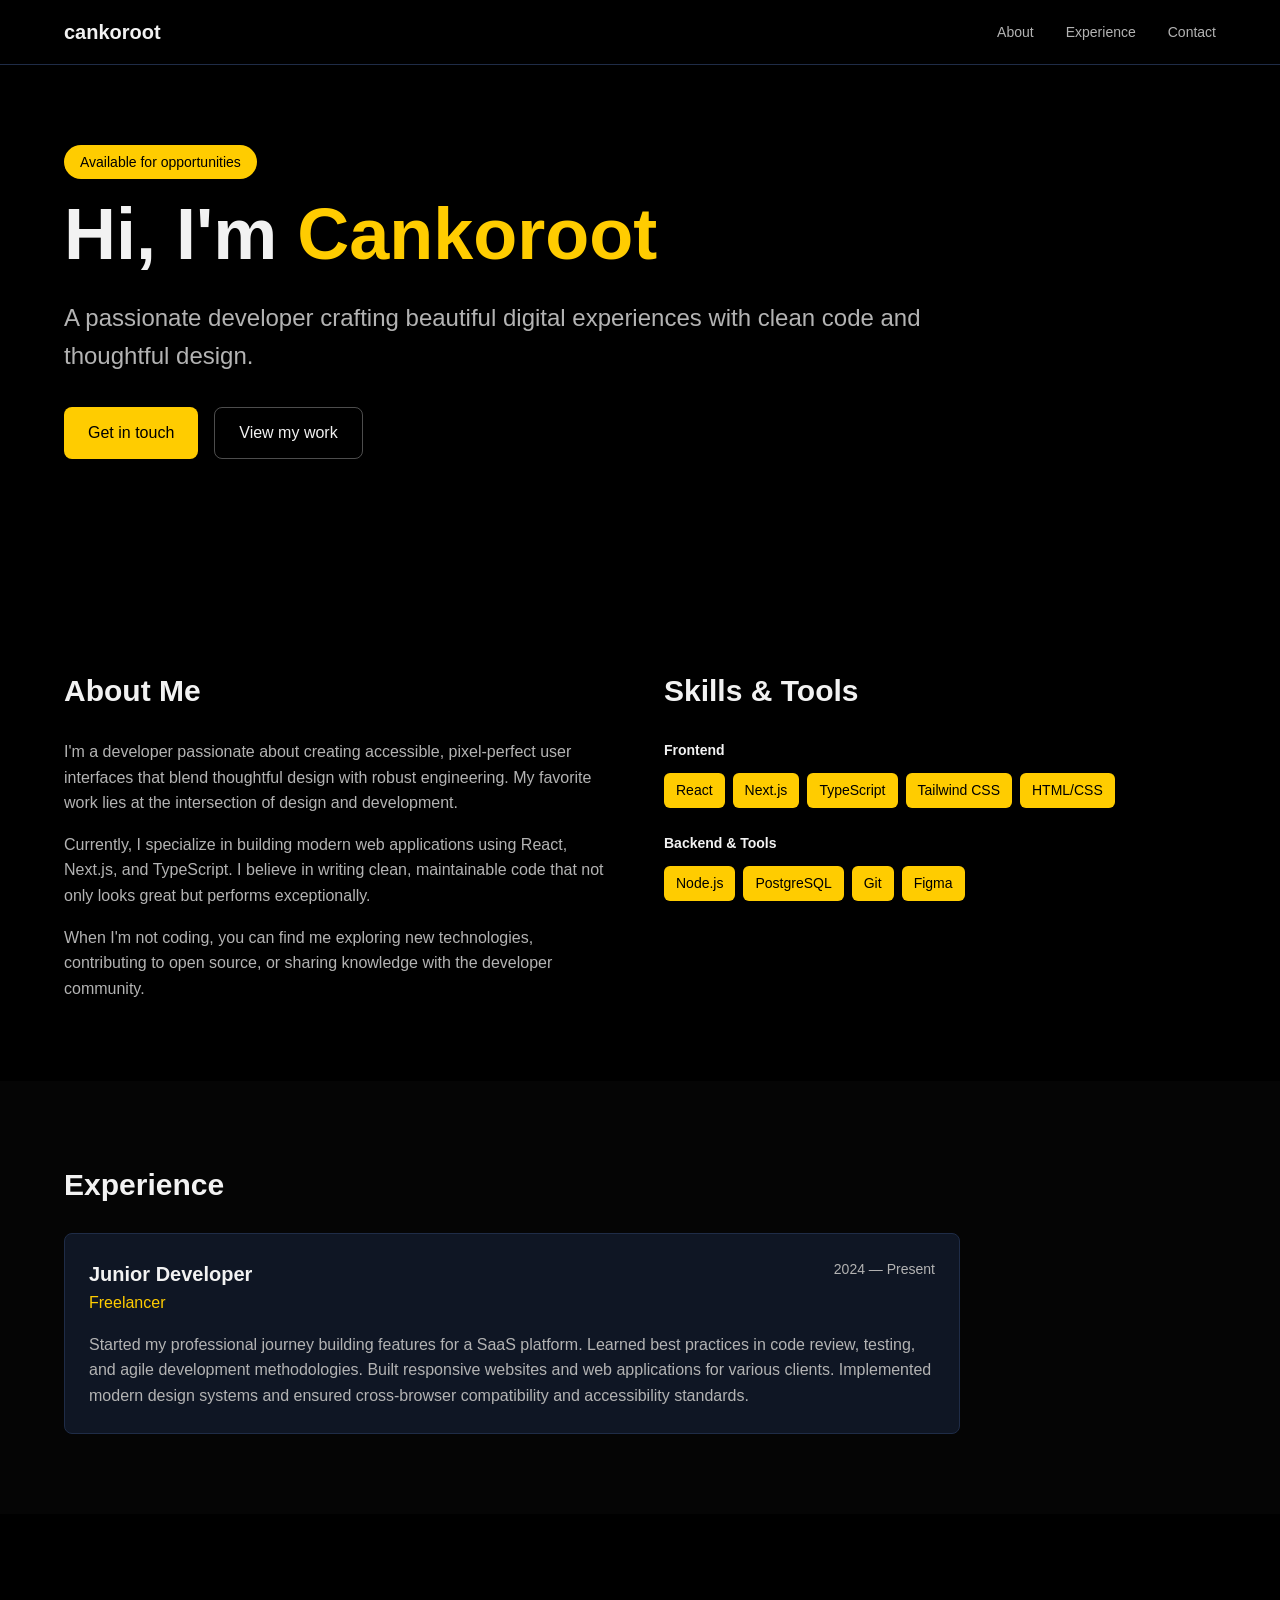
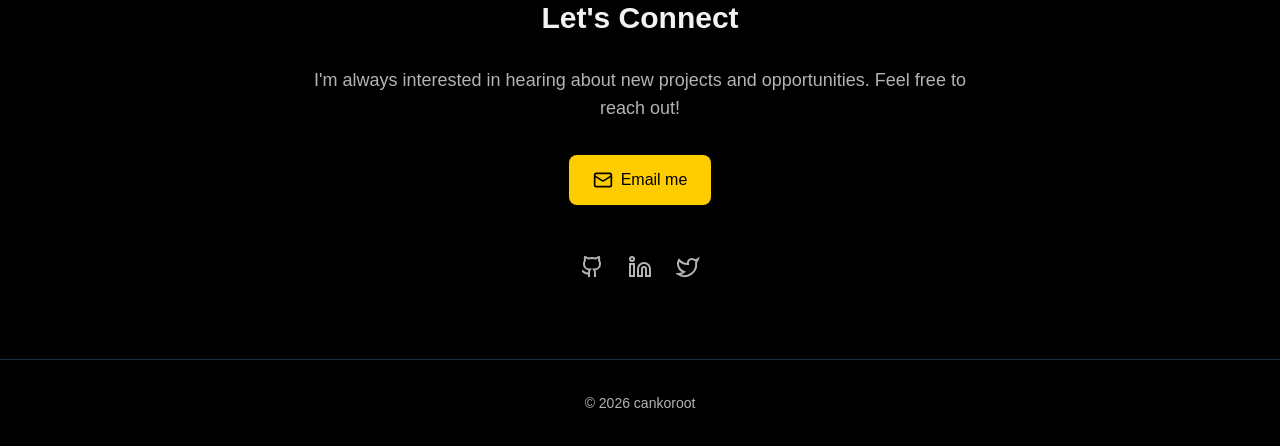
<file: index.html>
<!DOCTYPE html>
<html lang="en" class="dark">
<head>
    <meta charset="UTF-8">
    <meta name="viewport" content="width=device-width, initial-scale=1.0">
    <title>Cankoroot - Developer Portfolio</title>
    <meta name="description" content="Personal introduction page of Burak Can Yaldız - Developer">
    <link rel="stylesheet" href="styles.css">
</head>
<body>
    <nav class="nav">
        <div class="container">
            <div class="nav-content">
                <h1 class="nav-logo">cankoroot</h1>
                <div class="nav-links">
                    <a href="#about" class="nav-link">About</a>
                    <a href="#experience" class="nav-link">Experience</a>
                    <a href="#contact" class="nav-link">Contact</a>
                </div>
            </div>
        </div>
    </nav>

    <section class="hero">
        <div class="container">
            <div class="hero-content">
                <div class="badge">Available for opportunities</div>
                <h2 class="hero-title">
                    Hi, I'm <span class="highlight">Cankoroot</span>
                </h2>
                <p class="hero-description">
                    A passionate developer crafting beautiful digital experiences with clean code and thoughtful design.
                </p>
                <div class="hero-buttons">
                    <a href="#contact" class="btn btn-primary">Get in touch</a>
                    <a href="#experience" class="btn btn-outline">View my work</a>
                </div>
            </div>
        </div>
    </section>

    <section id="about" class="about">
        <div class="container">
            <div class="about-grid">
                <div class="about-text">
                    <h3 class="section-title">About Me</h3>
                    <div class="text-content">
                        <p>
                            I'm a developer passionate about creating accessible, pixel-perfect user interfaces that blend
                            thoughtful design with robust engineering. My favorite work lies at the intersection of design and
                            development.
                        </p>
                        <p>
                            Currently, I specialize in building modern web applications using React, Next.js, and TypeScript. I
                            believe in writing clean, maintainable code that not only looks great but performs exceptionally.
                        </p>
                        <p>
                            When I'm not coding, you can find me exploring new technologies, contributing to open source, or sharing
                            knowledge with the developer community.
                        </p>
                    </div>
                </div>

                <div class="skills">
                    <h3 class="section-title">Skills & Tools</h3>
                    <div class="skills-content">
                        <div class="skill-category">
                            <h4 class="skill-category-title">Frontend</h4>
                            <div class="skill-tags">
                                <span class="skill-tag">React</span>
                                <span class="skill-tag">Next.js</span>
                                <span class="skill-tag">TypeScript</span>
                                <span class="skill-tag">Tailwind CSS</span>
                                <span class="skill-tag">HTML/CSS</span>
                            </div>
                        </div>
                        <div class="skill-category">
                            <h4 class="skill-category-title">Backend & Tools</h4>
                            <div class="skill-tags">
                                <span class="skill-tag">Node.js</span>
                                <span class="skill-tag">PostgreSQL</span>
                                <span class="skill-tag">Git</span>
                                <span class="skill-tag">Figma</span>
                            </div>
                        </div>
                    </div>
                </div>
            </div>
        </div>
    </section>

    <section id="experience" class="experience">
        <div class="container">
            <h3 class="section-title">Experience</h3>
            <div class="experience-list">
                <div class="experience-card">
                    <div class="experience-header">
                        <div>
                            <h4 class="experience-title">Junior Developer</h4>
                            <p class="experience-company">Freelancer</p>
                        </div>
                        <span class="experience-date">2024 — Present</span>
                    </div>
                    <p class="experience-description">
                        Started my professional journey building features for a SaaS platform. Learned best practices in code
                        review, testing, and agile development methodologies. Built responsive websites and web applications for various clients. Implemented modern design systems
                        and ensured cross-browser compatibility and accessibility standards.
                    </p>
                </div>
            </div>
        </div>
    </section>

    <section id="contact" class="contact">
        <div class="container">
            <div class="contact-content">
                <h3 class="section-title">Let's Connect</h3>
                <p class="contact-description">
                    I'm always interested in hearing about new projects and opportunities. Feel free to reach out!
                </p>
                <div class="contact-button">
                    <a href="mailto:burakyaldizby@gmail.com" class="btn btn-primary">
                        <svg class="icon" width="20" height="20" viewBox="0 0 24 24" fill="none" stroke="currentColor" stroke-width="2">
                            <rect x="2" y="4" width="20" height="16" rx="2"/>
                            <path d="m22 7-8.97 5.7a1.94 1.94 0 0 1-2.06 0L2 7"/>
                        </svg>
                        Email me
                    </a>
                </div>
                <div class="social-links">
                    <a href="https://github.com/cankoroot" target="_blank" rel="noopener noreferrer" class="social-link" aria-label="GitHub">
                        <svg class="icon" width="24" height="24" viewBox="0 0 24 24" fill="none" stroke="currentColor" stroke-width="2">
                            <path d="M15 22v-4a4.8 4.8 0 0 0-1-3.5c3 0 6-2 6-5.5.08-1.25-.27-2.48-1-3.5.28-1.15.28-2.35 0-3.5 0 0-1 0-3 1.5-2.64-.5-5.36-.5-8 0C6 2 5 2 5 2c-.3 1.15-.3 2.35 0 3.5A5.403 5.403 0 0 0 4 9c0 3.5 3 5.5 6 5.5-.39.49-.68 1.05-.85 1.65-.17.6-.22 1.23-.15 1.85v4"/>
                            <path d="M9 18c-4.51 2-5-2-7-2"/>
                        </svg>
                    </a>
                    <a href="https://www.linkedin.com/in/burak-can-yaldız-0b6182295" target="_blank" rel="noopener noreferrer" class="social-link" aria-label="LinkedIn">
                        <svg class="icon" width="24" height="24" viewBox="0 0 24 24" fill="none" stroke="currentColor" stroke-width="2">
                            <path d="M16 8a6 6 0 0 1 6 6v7h-4v-7a2 2 0 0 0-2-2 2 2 0 0 0-2 2v7h-4v-7a6 6 0 0 1 6-6z"/>
                            <rect x="2" y="9" width="4" height="12"/>
                            <circle cx="4" cy="4" r="2"/>
                        </svg>
                    </a>
                    <a href="https://x.com/SolNoctua" target="_blank" rel="noopener noreferrer" class="social-link" aria-label="Twitter">
                        <svg class="icon" width="24" height="24" viewBox="0 0 24 24" fill="none" stroke="currentColor" stroke-width="2">
                            <path d="M22 4s-.7 2.1-2 3.4c1.6 10-9.4 17.3-18 11.6 2.2.1 4.4-.6 6-2C3 15.5.5 9.6 3 5c2.2 2.6 5.6 4.1 9 4-.9-4.2 4-6.6 7-3.8 1.1 0 3-1.2 3-1.2z"/>
                        </svg>
                    </a>
                </div>
            </div>
        </div>
    </section>

    <footer class="footer">
        <div class="container">
            <p class="footer-text">© 2026 cankoroot</p>
        </div>
    </footer>

    <script src="script.js"></script>
</body>
</html>
</file>
<file: styles.css>
* {
  margin: 0;
  padding: 0;
  box-sizing: border-box;
}

:root {
  --color-background: hsl(0, 0%, 0%); /* Pure black */
  --color-foreground: hsl(0, 0%, 95%); /* Light gray text */
  --color-card: hsl(220, 40%, 10%); /* Dark navy blue for cards */
  --color-card-foreground: hsl(0, 0%, 95%);
  --color-primary: hsl(220, 80%, 35%); /* Navy blue */
  --color-primary-foreground: hsl(0, 0%, 100%);
  --color-secondary: hsl(48, 100%, 50%); /* Bright yellow */
  --color-secondary-foreground: hsl(0, 0%, 0%);
  --color-muted: hsl(220, 40%, 15%);
  --color-muted-foreground: hsl(0, 0%, 70%);
  --color-border: hsl(220, 40%, 20%);
  --radius: 8px;
  
  --font-sans: -apple-system, BlinkMacSystemFont, "Segoe UI", "Roboto", "Oxygen", "Ubuntu", "Cantarell", "Fira Sans",
    "Droid Sans", "Helvetica Neue", sans-serif;
}

body {
  font-family: var(--font-sans);
  background-color: var(--color-background);
  color: var(--color-foreground);
  line-height: 1.6;
  -webkit-font-smoothing: antialiased;
  -moz-osx-font-smoothing: grayscale;
}

html {
  scroll-behavior: smooth;
}

.container {
  max-width: 1200px;
  margin: 0 auto;
  padding: 0 1.5rem;
}

.nav {
  border-bottom: 1px solid var(--color-border);
  background-color: rgba(0, 0, 0, 0.95);
  backdrop-filter: blur(10px);
  position: sticky;
  top: 0;
  z-index: 100;
}

.nav-content {
  display: flex;
  align-items: center;
  justify-content: space-between;
  padding: 1rem 0;
}

.nav-logo {
  font-size: 1.25rem;
  font-weight: 700;
  color: var(--color-foreground);
}

.nav-links {
  display: flex;
  gap: 1.5rem;
}

.nav-link {
  font-size: 0.875rem;
  color: var(--color-muted-foreground);
  text-decoration: none;
  transition: color 0.2s;
}

.nav-link:hover {
  color: var(--color-foreground);
}

.hero {
  padding: 5rem 0 8rem;
}

.hero-content {
  max-width: 56rem;
}

.badge {
  display: inline-block;
  margin-bottom: 1rem;
  padding: 0.375rem 1rem;
  background-color: var(--color-secondary);
  color: var(--color-secondary-foreground);
  border-radius: 9999px;
  font-size: 0.875rem;
  font-weight: 500;
}

.hero-title {
  font-size: 3rem;
  font-weight: 700;
  color: var(--color-foreground);
  margin-bottom: 1.5rem;
  line-height: 1.1;
  text-wrap: balance;
}

.highlight {
  color: var(--color-secondary);
}

.hero-description {
  font-size: 1.25rem;
  color: var(--color-muted-foreground);
  margin-bottom: 2rem;
  line-height: 1.6;
}

.hero-buttons {
  display: flex;
  flex-wrap: wrap;
  gap: 1rem;
}

.btn {
  display: inline-flex;
  align-items: center;
  justify-content: center;
  gap: 0.5rem;
  padding: 0.75rem 1.5rem;
  font-size: 1rem;
  font-weight: 500;
  border-radius: var(--radius);
  text-decoration: none;
  transition: all 0.2s;
  cursor: pointer;
  border: none;
}

.btn-primary {
  background-color: var(--color-secondary);
  color: var(--color-secondary-foreground);
}

.btn-primary:hover {
  background-color: hsl(48, 100%, 45%);
}

.btn-outline {
  background-color: transparent;
  color: var(--color-foreground);
  border: 1px solid rgba(255, 255, 255, 0.3);
}

.btn-outline:hover {
  background-color: var(--color-muted);
}

.about {
  padding: 5rem 0;
}

.about-grid {
  display: grid;
  grid-template-columns: 1fr;
  gap: 3rem;
}

.section-title {
  font-size: 1.875rem;
  font-weight: 700;
  color: var(--color-foreground);
  margin-bottom: 1.5rem;
}

.text-content {
  display: flex;
  flex-direction: column;
  gap: 1rem;
}

.text-content p {
  color: var(--color-muted-foreground);
  line-height: 1.6;
}

.skills-content {
  display: flex;
  flex-direction: column;
  gap: 1.5rem;
}

.skill-category-title {
  font-size: 0.875rem;
  font-weight: 600;
  color: var(--color-foreground);
  margin-bottom: 0.75rem;
}

.skill-tags {
  display: flex;
  flex-wrap: wrap;
  gap: 0.5rem;
}

.skill-tag {
  padding: 0.375rem 0.75rem;
  background-color: var(--color-secondary);
  color: var(--color-secondary-foreground);
  border-radius: 6px;
  font-size: 0.875rem;
  font-weight: 500;
}

.experience {
  background-color: rgba(220, 220, 220, 0.02);
  padding: 5rem 0;
}

.experience-list {
  display: flex;
  flex-direction: column;
  gap: 2rem;
  max-width: 56rem;
}

.experience-card {
  padding: 1.5rem;
  border: 1px solid var(--color-border);
  border-radius: var(--radius);
  background-color: var(--color-card);
}

.experience-header {
  display: flex;
  flex-direction: column;
  gap: 0.5rem;
  margin-bottom: 1rem;
}

.experience-title {
  font-size: 1.25rem;
  font-weight: 700;
  color: var(--color-card-foreground);
}

.experience-company {
  color: var(--color-secondary);
  font-weight: 500;
}

.experience-date {
  font-size: 0.875rem;
  color: var(--color-muted-foreground);
  margin-top: 0.5rem;
}

.experience-description {
  color: var(--color-muted-foreground);
  line-height: 1.6;
}

.contact {
  padding: 5rem 0;
}

.contact-content {
  max-width: 42rem;
  margin: 0 auto;
  text-align: center;
}

.contact-description {
  font-size: 1.125rem;
  color: var(--color-muted-foreground);
  margin-bottom: 2rem;
  line-height: 1.6;
}

.contact-button {
  display: flex;
  justify-content: center;
  margin-bottom: 3rem;
}

.social-links {
  display: flex;
  justify-content: center;
  gap: 1.5rem;
}

.social-link {
  color: var(--color-muted-foreground);
  transition: color 0.2s;
}

.social-link:hover {
  color: var(--color-foreground);
}

.icon {
  display: inline-block;
  vertical-align: middle;
}

.footer {
  border-top: 1px solid var(--color-border);
  padding: 2rem 0;
}

.footer-text {
  text-align: center;
  font-size: 0.875rem;
  color: var(--color-muted-foreground);
}

@media (min-width: 768px) {
  .hero-title {
    font-size: 4.5rem;
  }

  .hero-description {
    font-size: 1.5rem;
  }

  .about-grid {
    grid-template-columns: repeat(2, 1fr);
  }

  .experience-header {
    flex-direction: row;
    justify-content: space-between;
    align-items: flex-start;
  }

  .experience-date {
    margin-top: 0;
  }

  .nav-links {
    gap: 2rem;
  }
}

@media (max-width: 767px) {
  .hero {
    padding: 3rem 0 5rem;
  }

  .about,
  .experience,
  .contact {
    padding: 3rem 0;
  }

  .hero-title {
    font-size: 2.5rem;
  }
}
</file>
